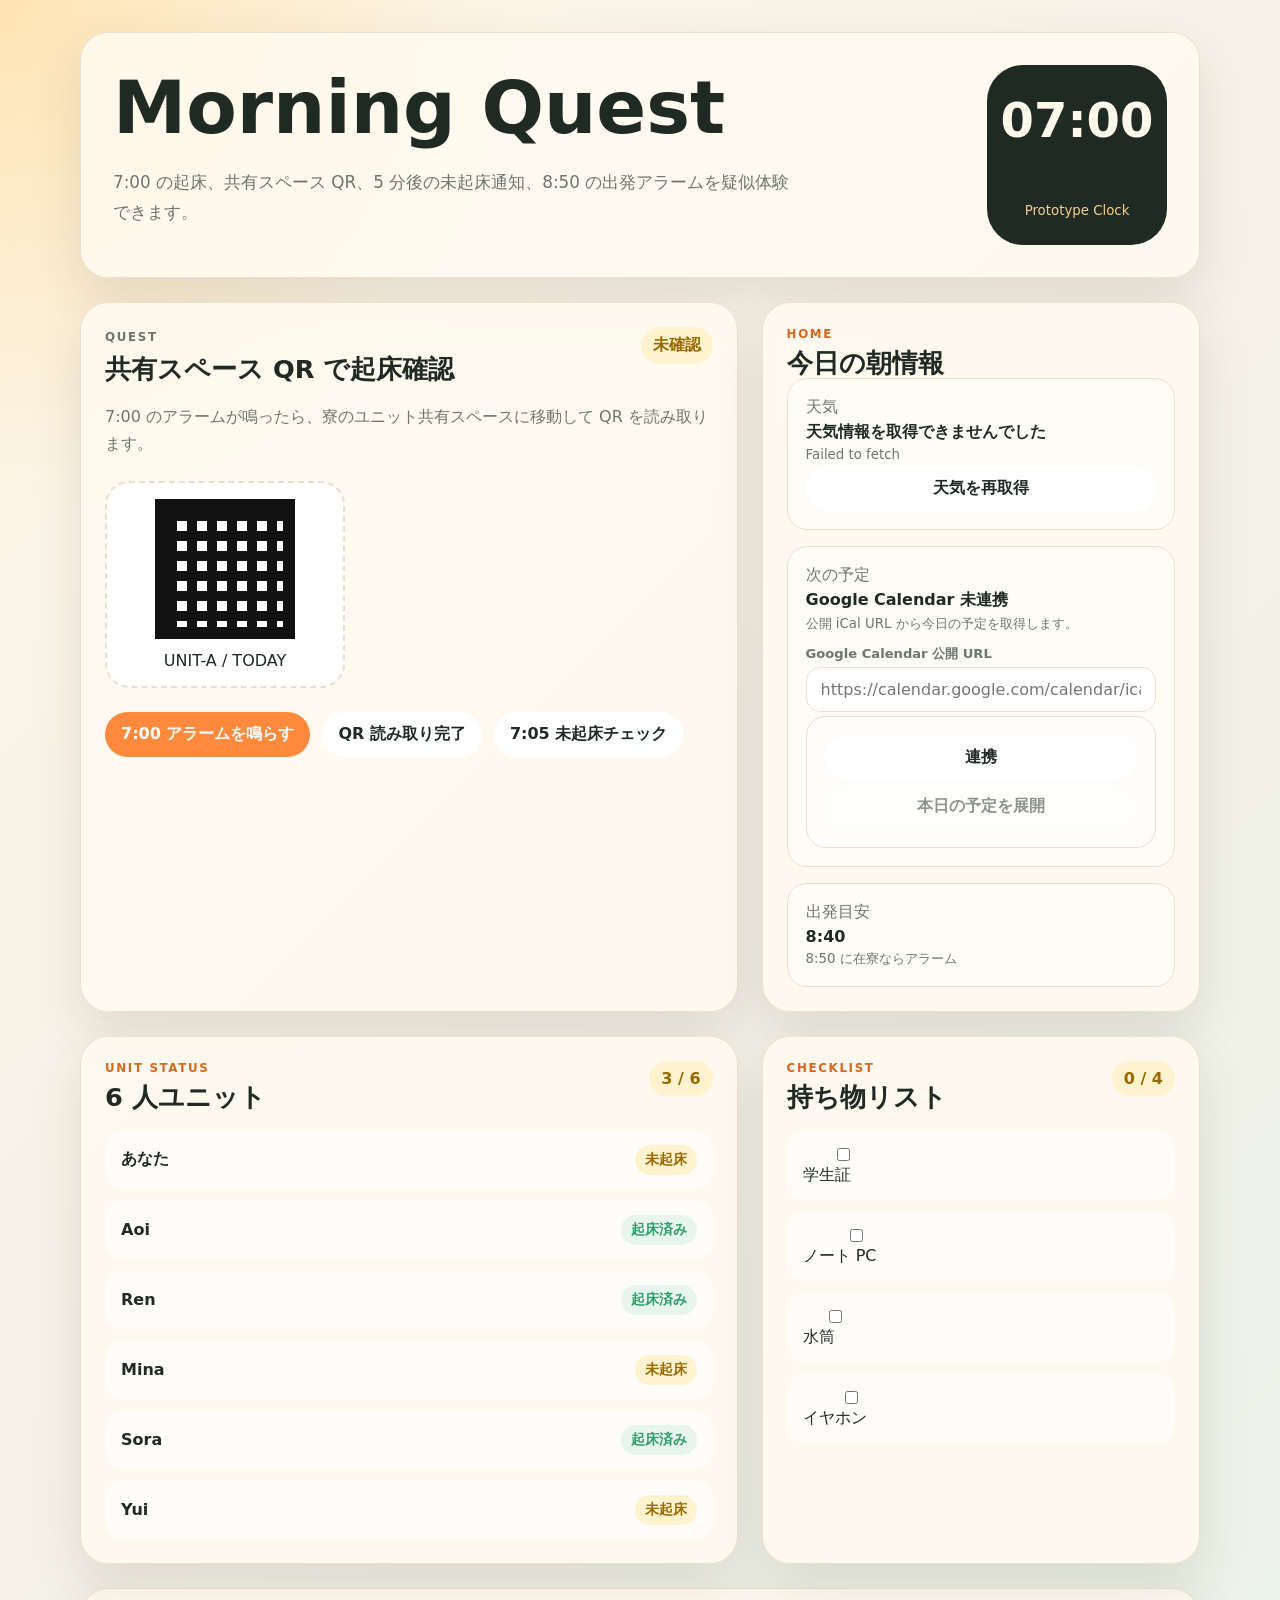
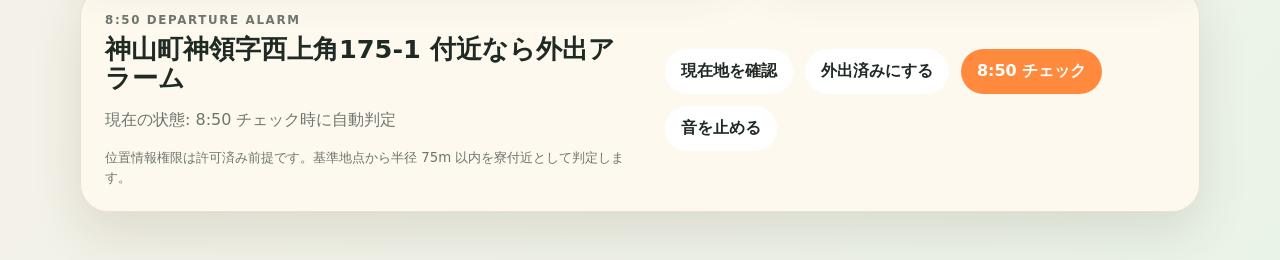
<file: prototype/index.html>
<!doctype html>
<html lang="ja">
  <head>
    <meta charset="utf-8">
    <meta name="viewport" content="width=device-width, initial-scale=1">
    <title>Morning Quest Prototype</title>
    <link rel="stylesheet" href="./styles.css">
  </head>
  <body>
    <main class="app-shell">
      <section class="hero">
        <div>
          <h1>Morning Quest</h1>
          <p class="hero-text">7:00 の起床、共有スペース QR、5 分後の未起床通知、8:50 の出発アラームを疑似体験できます。</p>
        </div>
        <div class="clock-card">
          <span id="current-time">07:00</span>
          <small>Prototype Clock</small>
        </div>
      </section>

      <section class="dashboard">
        <article class="card quest-card">
          <div class="card-heading">
            <div>
              <p class="eyebrow">Quest</p>
              <h2>共有スペース QR で起床確認</h2>
            </div>
            <span id="quest-badge" class="badge badge-warning">未確認</span>
          </div>
          <p id="quest-message">7:00 のアラームが鳴ったら、寮のユニット共有スペースに移動して QR を読み取ります。</p>
          <div class="qr-box" aria-label="QR code mock">
            <div class="qr-grid"></div>
            <span>UNIT-A / TODAY</span>
          </div>
          <div class="button-row">
            <button id="alarm-7" class="primary">7:00 アラームを鳴らす</button>
            <button id="scan-qr">QR 読み取り完了</button>
            <button id="check-705">7:05 未起床チェック</button>
          </div>
        </article>

        <article class="card">
          <p class="eyebrow">Home</p>
          <h2>今日の朝情報</h2>
          <div class="info-grid">
            <div>
              <span class="info-label">天気</span>
              <strong id="weather-summary">神山町の天気を自動取得中</strong>
              <small id="weather-detail">ページ表示時に Open-Meteo へ接続します。</small>
              <button id="load-weather">天気を再取得</button>
            </div>
            <div>
              <span class="info-label">次の予定</span>
              <strong id="next-event">Google Calendar 未連携</strong>
              <small id="calendar-detail">公開 iCal URL から今日の予定を取得します。</small>
              <label class="field-label" for="calendar-url">Google Calendar 公開 URL</label>
              <input id="calendar-url" type="url" placeholder="https://calendar.google.com/calendar/ical/.../public/basic.ics">
              <div class="button-row">
                <button id="connect-calendar">連携</button>
                <button id="toggle-events" disabled>本日の予定を展開</button>
              </div>
              <ul id="today-events" class="event-list hidden"></ul>
            </div>
            <div>
              <span class="info-label">出発目安</span>
              <strong>8:40</strong>
              <small>8:50 に在寮ならアラーム</small>
            </div>
          </div>
        </article>
      </section>

      <section class="dashboard">
        <article class="card">
          <div class="card-heading">
            <div>
              <p class="eyebrow">Unit Status</p>
              <h2>6 人ユニット</h2>
            </div>
            <span id="wake-count" class="badge">0 / 6</span>
          </div>
          <ul id="member-list" class="member-list"></ul>
          <div id="notification" class="notification hidden" role="status"></div>
        </article>

        <article class="card">
          <div class="card-heading">
            <div>
              <p class="eyebrow">Checklist</p>
              <h2>持ち物リスト</h2>
            </div>
            <span id="bag-count" class="badge">0 / 5</span>
          </div>
          <ul id="checklist" class="checklist"></ul>
        </article>
      </section>

      <section class="card departure-card">
        <div>
          <p class="eyebrow">8:50 Departure Alarm</p>
          <h2>神山町神領字西上角175-1 付近なら外出アラーム</h2>
          <p id="departure-message">現在の状態: 8:50 チェック時に自動判定</p>
          <small id="location-detail">位置情報権限は許可済み前提です。基準地点から半径 75m 以内を寮付近として判定します。</small>
        </div>
        <div class="button-row">
          <button id="connect-location">現在地を確認</button>
          <button id="toggle-location">外出済みにする</button>
          <button id="alarm-850" class="primary">8:50 チェック</button>
          <button id="stop-sound">音を止める</button>
        </div>
      </section>
    </main>

    <script src="./script.js"></script>
  </body>
</html>
</file>
<file: prototype/styles.css>
:root {
  color-scheme: light;
  --bg: #f5f1e8;
  --card: #fffaf0;
  --ink: #1f2a24;
  --muted: #6d766e;
  --primary: #ff8a3d;
  --primary-dark: #d9671f;
  --green: #2f9e67;
  --yellow: #f2b84b;
  --red: #d95040;
  --line: #eadfcd;
  --shadow: 0 20px 50px rgba(67, 48, 23, 0.12);
}

* {
  box-sizing: border-box;
}

body {
  margin: 0;
  background:
    radial-gradient(circle at top left, rgba(255, 206, 116, 0.45), transparent 32rem),
    linear-gradient(135deg, #fff7e8 0%, var(--bg) 50%, #eaf3e8 100%);
  color: var(--ink);
  font-family: Inter, ui-sans-serif, system-ui, -apple-system, BlinkMacSystemFont, "Segoe UI", sans-serif;
  min-height: 100vh;
}

.app-shell {
  width: min(1120px, calc(100% - 32px));
  margin: 0 auto;
  padding: 32px 0 48px;
}

.hero,
.card {
  background: rgba(255, 250, 240, 0.88);
  border: 1px solid rgba(234, 223, 205, 0.9);
  border-radius: 28px;
  box-shadow: var(--shadow);
}

.hero {
  display: grid;
  grid-template-columns: 1fr auto;
  gap: 24px;
  align-items: center;
  padding: 32px;
  margin-bottom: 24px;
}

.eyebrow {
  color: var(--primary-dark);
  font-size: 0.74rem;
  font-weight: 800;
  letter-spacing: 0.14em;
  margin: 0 0 8px;
  text-transform: uppercase;
}

h1,
h2 {
  margin: 0;
  line-height: 1.15;
}

h1 {
  font-size: clamp(2rem, 6vw, 4.6rem);
  max-width: 760px;
}

h2 {
  font-size: clamp(1.25rem, 2vw, 1.7rem);
}

.hero-text {
  color: var(--muted);
  font-size: 1.05rem;
  line-height: 1.8;
  max-width: 680px;
}

.clock-card {
  display: grid;
  place-items: center;
  width: 180px;
  aspect-ratio: 1;
  border-radius: 36px;
  background: #1f2a24;
  color: #fff9ec;
}

.clock-card span {
  font-size: 3rem;
  font-weight: 900;
}

.clock-card small {
  color: #f8cf8a;
}

.dashboard {
  display: grid;
  grid-template-columns: 1.2fr 0.8fr;
  gap: 24px;
  margin-bottom: 24px;
}

.card {
  padding: 24px;
}

.card-heading {
  display: flex;
  align-items: start;
  justify-content: space-between;
  gap: 16px;
  margin-bottom: 18px;
}

.badge {
  display: inline-flex;
  align-items: center;
  border-radius: 999px;
  background: #e8f5ef;
  color: var(--green);
  font-weight: 800;
  padding: 8px 12px;
  white-space: nowrap;
}

.badge-warning {
  background: #fff2cf;
  color: #9a6700;
}

.badge-danger {
  background: #ffe1dc;
  color: var(--red);
}

.quest-card p {
  color: var(--muted);
  line-height: 1.7;
}

.qr-box {
  display: grid;
  gap: 12px;
  place-items: center;
  width: min(240px, 100%);
  margin: 24px 0;
  padding: 16px;
  border: 2px dashed var(--line);
  border-radius: 24px;
  background: #fff;
}

.qr-grid {
  width: 140px;
  aspect-ratio: 1;
  background:
    linear-gradient(90deg, #111 10px, transparent 10px 20px) 0 0 / 20px 20px,
    linear-gradient(#111 10px, transparent 10px 20px) 0 0 / 20px 20px,
    #fff;
  border: 12px solid #111;
}

.button-row {
  display: flex;
  flex-wrap: wrap;
  gap: 12px;
}

button {
  border: 0;
  border-radius: 999px;
  background: #fff;
  color: var(--ink);
  cursor: pointer;
  font: inherit;
  font-weight: 800;
  padding: 12px 16px;
  transition: transform 120ms ease, box-shadow 120ms ease;
}

button:hover {
  box-shadow: 0 10px 24px rgba(67, 48, 23, 0.16);
  transform: translateY(-1px);
}

button.primary {
  background: var(--primary);
  color: #fff;
}

button:disabled {
  cursor: not-allowed;
  opacity: 0.5;
  transform: none;
}

input {
  width: 100%;
  border: 1px solid var(--line);
  border-radius: 14px;
  color: var(--ink);
  font: inherit;
  padding: 12px 14px;
}

.field-label {
  color: var(--muted);
  font-size: 0.82rem;
  font-weight: 800;
  margin-top: 8px;
}

.info-grid {
  display: grid;
  gap: 16px;
}

.info-grid div {
  display: grid;
  gap: 4px;
  padding: 18px;
  border: 1px solid var(--line);
  border-radius: 20px;
  background: rgba(255, 255, 255, 0.55);
}

.info-label,
small {
  color: var(--muted);
}

.member-list,
.checklist,
.event-list {
  display: grid;
  gap: 12px;
  list-style: none;
  margin: 0;
  padding: 0;
}

.member,
.check-item,
.event-item {
  display: flex;
  align-items: center;
  justify-content: space-between;
  gap: 12px;
  padding: 14px 16px;
  border-radius: 18px;
  background: rgba(255, 255, 255, 0.58);
}

.event-list {
  margin-top: 12px;
}

.event-item {
  align-items: start;
  display: grid;
  gap: 4px;
}

.status {
  border-radius: 999px;
  font-size: 0.86rem;
  font-weight: 800;
  padding: 6px 10px;
}

.awake {
  background: #e8f5ef;
  color: var(--green);
}

.sleeping {
  background: #fff2cf;
  color: #9a6700;
}

.notification {
  border-radius: 20px;
  background: #fff0ec;
  color: var(--red);
  font-weight: 800;
  line-height: 1.6;
  margin-top: 18px;
  padding: 16px;
}

.hidden {
  display: none;
}

.departure-card {
  display: flex;
  align-items: center;
  justify-content: space-between;
  gap: 24px;
}

.departure-card p {
  color: var(--muted);
}

@media (max-width: 780px) {
  .hero,
  .dashboard,
  .departure-card {
    grid-template-columns: 1fr;
  }

  .hero,
  .departure-card {
    display: grid;
  }

  .clock-card {
    width: 100%;
    aspect-ratio: auto;
    padding: 28px;
  }
}
</file>
